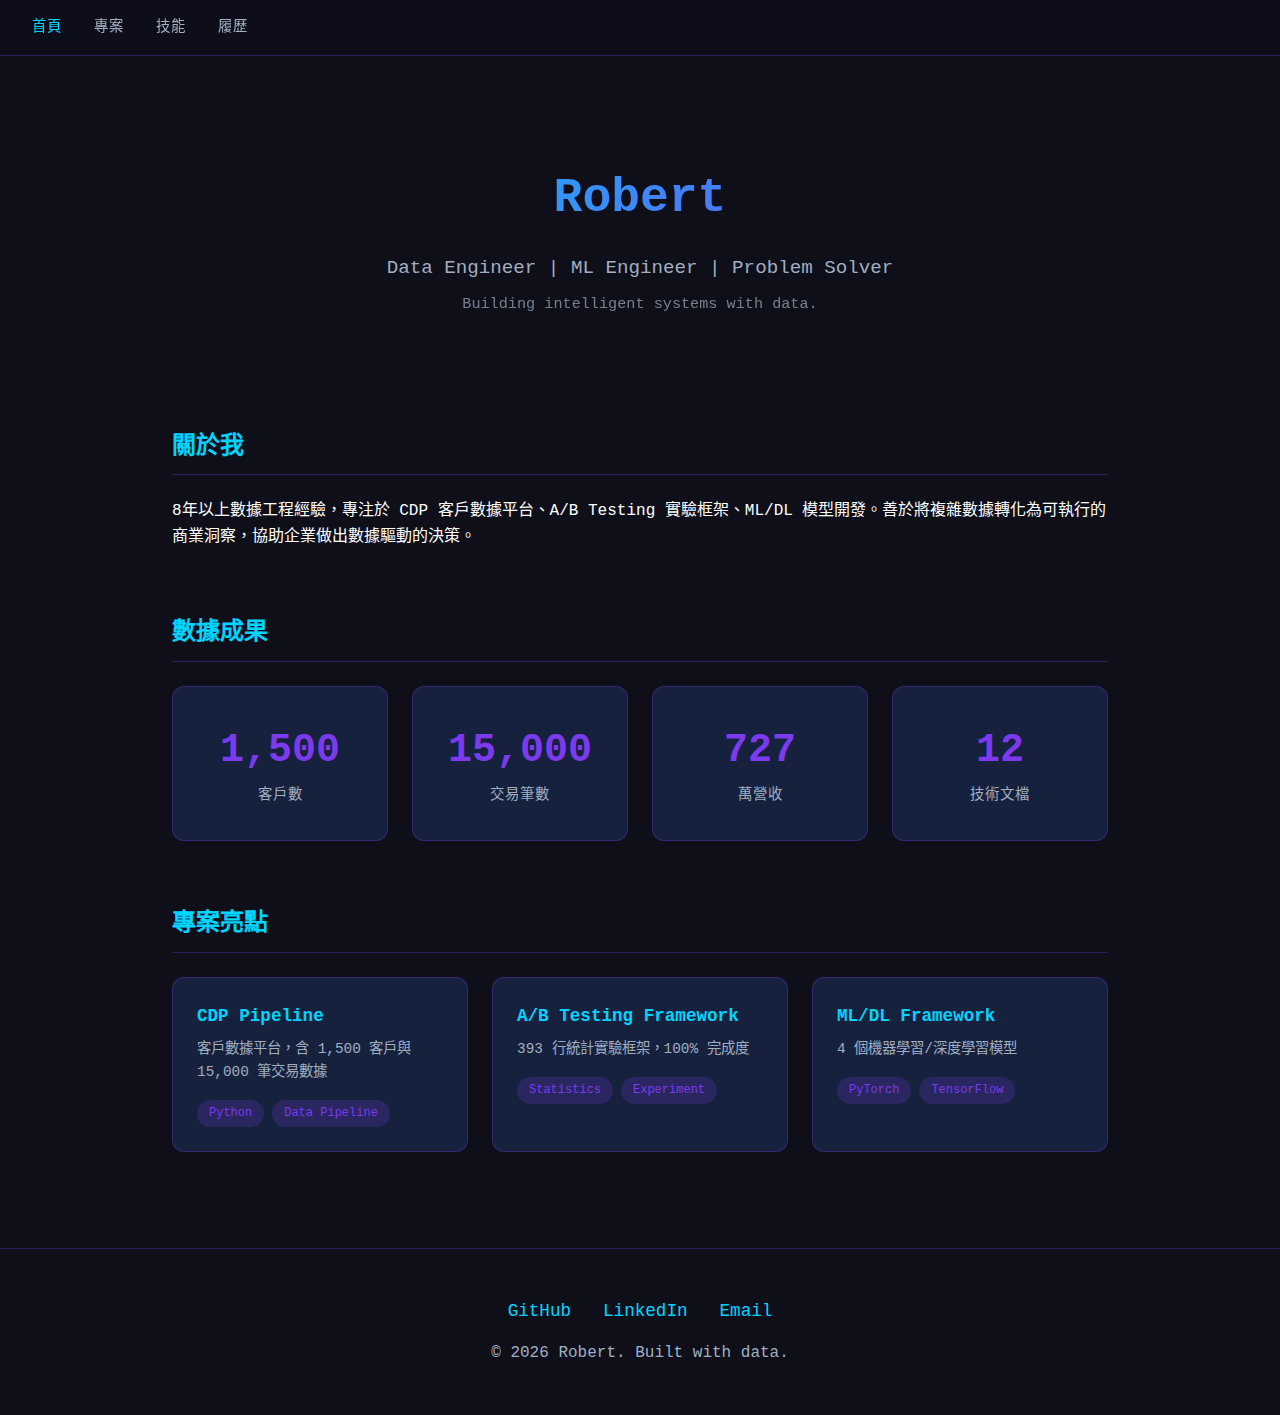
<file: index.html>
<!DOCTYPE html>
<html lang="zh-TW">
<head>
    <meta charset="UTF-8">
    <meta name="viewport" content="width=device-width, initial-scale=1.0">
    <title>Robert | Data Engineer</title>
    <link rel="stylesheet" href="css/style.css">
</head>
<body>
    <nav>
        <a href="index.html" class="active">首頁</a>
        <a href="projects.html">專案</a>
        <a href="skills.html">技能</a>
        <a href="resume.html">履歷</a>
    </nav>

    <div class="container">
        <header>
            <h1>Robert</h1>
            <p class="subtitle">Data Engineer | ML Engineer | Problem Solver</p>
            <p class="tagline">Building intelligent systems with data.</p>
        </header>

        <section id="about">
            <h2>關於我</h2>
            <p>8年以上數據工程經驗，專注於 CDP 客戶數據平台、A/B Testing 實驗框架、ML/DL 模型開發。善於將複雜數據轉化為可執行的商業洞察，協助企業做出數據驅動的決策。</p>
        </section>

        <section id="stats">
            <h2>數據成果</h2>
            <div class="stats-grid">
                <div class="stat-card">
                    <span class="number">1,500</span>
                    <span class="label">客戶數</span>
                </div>
                <div class="stat-card">
                    <span class="number">15,000</span>
                    <span class="label">交易筆數</span>
                </div>
                <div class="stat-card">
                    <span class="number">727</span>
                    <span class="label">萬營收</span>
                </div>
                <div class="stat-card">
                    <span class="number">12</span>
                    <span class="label">技術文檔</span>
                </div>
            </div>
        </section>

        <section id="highlight">
            <h2>專案亮點</h2>
            <div class="projects-grid">
                <div class="project-card">
                    <h3>CDP Pipeline</h3>
                    <p>客戶數據平台，含 1,500 客戶與 15,000 筆交易數據</p>
                    <div class="tags">
                        <span class="tag">Python</span>
                        <span class="tag">Data Pipeline</span>
                    </div>
                </div>
                <div class="project-card">
                    <h3>A/B Testing Framework</h3>
                    <p>393 行統計實驗框架，100% 完成度</p>
                    <div class="tags">
                        <span class="tag">Statistics</span>
                        <span class="tag">Experiment</span>
                    </div>
                </div>
                <div class="project-card">
                    <h3>ML/DL Framework</h3>
                    <p>4 個機器學習/深度學習模型</p>
                    <div class="tags">
                        <span class="tag">PyTorch</span>
                        <span class="tag">TensorFlow</span>
                    </div>
                </div>
            </div>
        </section>
    </div>

    <footer>
        <div class="social-links">
            <a href="https://github.com/anappleaday1984">GitHub</a>
            <a href="https://linkedin.com/in/yourid">LinkedIn</a>
            <a href="mailto:your@email.com">Email</a>
        </div>
        <p>&copy; 2026 Robert. Built with data.</p>
    </footer>
</body>
</html>
</file>
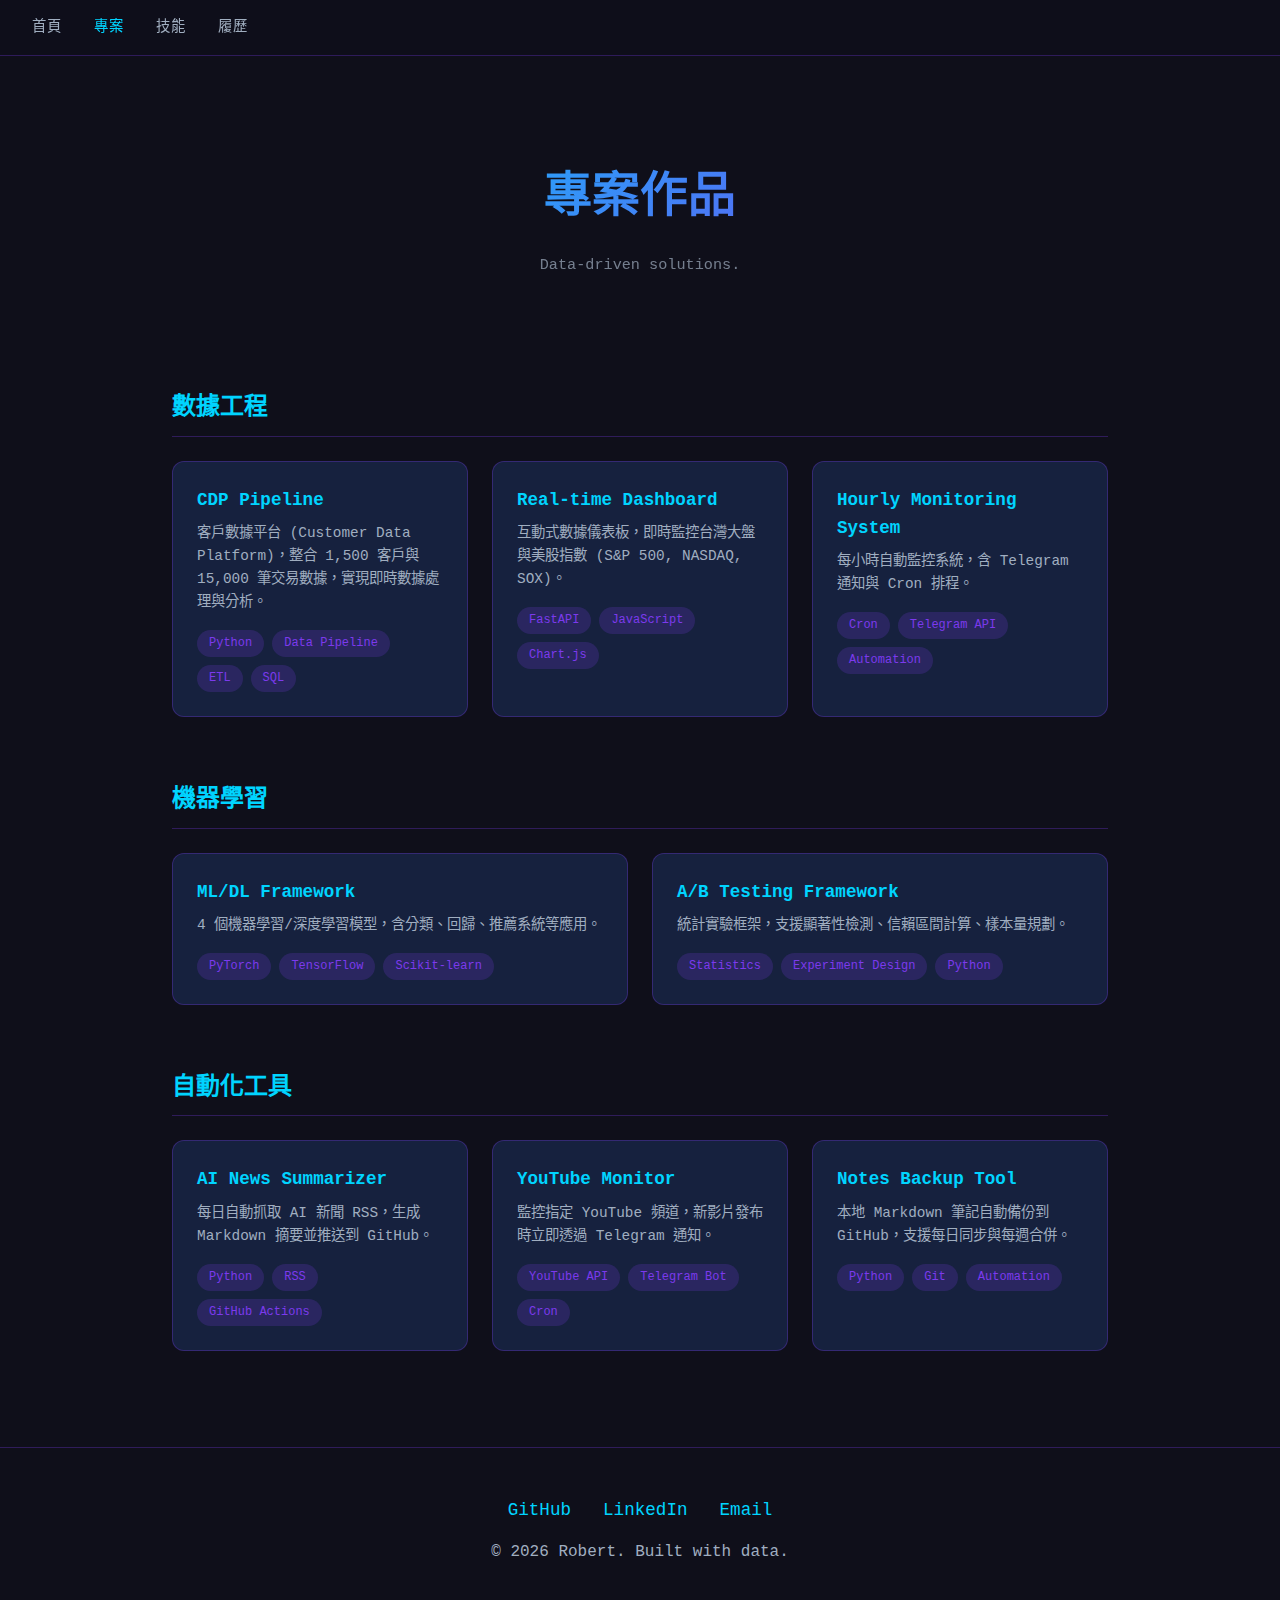
<file: projects.html>
<!DOCTYPE html>
<html lang="zh-TW">
<head>
    <meta charset="UTF-8">
    <meta name="viewport" content="width=device-width, initial-scale=1.0">
    <title>Projects | Robert</title>
    <link rel="stylesheet" href="css/style.css">
</head>
<body>
    <nav>
        <a href="index.html">首頁</a>
        <a href="projects.html" class="active">專案</a>
        <a href="skills.html">技能</a>
        <a href="resume.html">履歷</a>
    </nav>

    <div class="container">
        <header>
            <h1>專案作品</h1>
            <p class="tagline">Data-driven solutions.</p>
        </header>

        <section>
            <h2>數據工程</h2>
            <div class="projects-grid">
                <div class="project-card">
                    <h3>CDP Pipeline</h3>
                    <p>客戶數據平台 (Customer Data Platform)，整合 1,500 客戶與 15,000 筆交易數據，實現即時數據處理與分析。</p>
                    <div class="tags">
                        <span class="tag">Python</span>
                        <span class="tag">Data Pipeline</span>
                        <span class="tag">ETL</span>
                        <span class="tag">SQL</span>
                    </div>
                </div>
                <div class="project-card">
                    <h3>Real-time Dashboard</h3>
                    <p>互動式數據儀表板，即時監控台灣大盤與美股指數 (S&P 500, NASDAQ, SOX)。</p>
                    <div class="tags">
                        <span class="tag">FastAPI</span>
                        <span class="tag">JavaScript</span>
                        <span class="tag">Chart.js</span>
                    </div>
                </div>
                <div class="project-card">
                    <h3>Hourly Monitoring System</h3>
                    <p>每小時自動監控系統，含 Telegram 通知與 Cron 排程。</p>
                    <div class="tags">
                        <span class="tag">Cron</span>
                        <span class="tag">Telegram API</span>
                        <span class="tag">Automation</span>
                    </div>
                </div>
            </div>
        </section>

        <section>
            <h2>機器學習</h2>
            <div class="projects-grid">
                <div class="project-card">
                    <h3>ML/DL Framework</h3>
                    <p>4 個機器學習/深度學習模型，含分類、回歸、推薦系統等應用。</p>
                    <div class="tags">
                        <span class="tag">PyTorch</span>
                        <span class="tag">TensorFlow</span>
                        <span class="tag">Scikit-learn</span>
                    </div>
                </div>
                <div class="project-card">
                    <h3>A/B Testing Framework</h3>
                    <p>統計實驗框架，支援顯著性檢測、信賴區間計算、樣本量規劃。</p>
                    <div class="tags">
                        <span class="tag">Statistics</span>
                        <span class="tag">Experiment Design</span>
                        <span class="tag">Python</span>
                    </div>
                </div>
            </div>
        </section>

        <section>
            <h2>自動化工具</h2>
            <div class="projects-grid">
                <div class="project-card">
                    <h3>AI News Summarizer</h3>
                    <p>每日自動抓取 AI 新聞 RSS，生成 Markdown 摘要並推送到 GitHub。</p>
                    <div class="tags">
                        <span class="tag">Python</span>
                        <span class="tag">RSS</span>
                        <span class="tag">GitHub Actions</span>
                    </div>
                </div>
                <div class="project-card">
                    <h3>YouTube Monitor</h3>
                    <p>監控指定 YouTube 頻道，新影片發布時立即透過 Telegram 通知。</p>
                    <div class="tags">
                        <span class="tag">YouTube API</span>
                        <span class="tag">Telegram Bot</span>
                        <span class="tag">Cron</span>
                    </div>
                </div>
                <div class="project-card">
                    <h3>Notes Backup Tool</h3>
                    <p>本地 Markdown 筆記自動備份到 GitHub，支援每日同步與每週合併。</p>
                    <div class="tags">
                        <span class="tag">Python</span>
                        <span class="tag">Git</span>
                        <span class="tag">Automation</span>
                    </div>
                </div>
            </div>
        </section>
    </div>

    <footer>
        <div class="social-links">
            <a href="https://github.com/anappleaday1984">GitHub</a>
            <a href="https://linkedin.com/in/yourid">LinkedIn</a>
            <a href="mailto:your@email.com">Email</a>
        </div>
        <p>&copy; 2026 Robert. Built with data.</p>
    </footer>
</body>
</html>
</file>
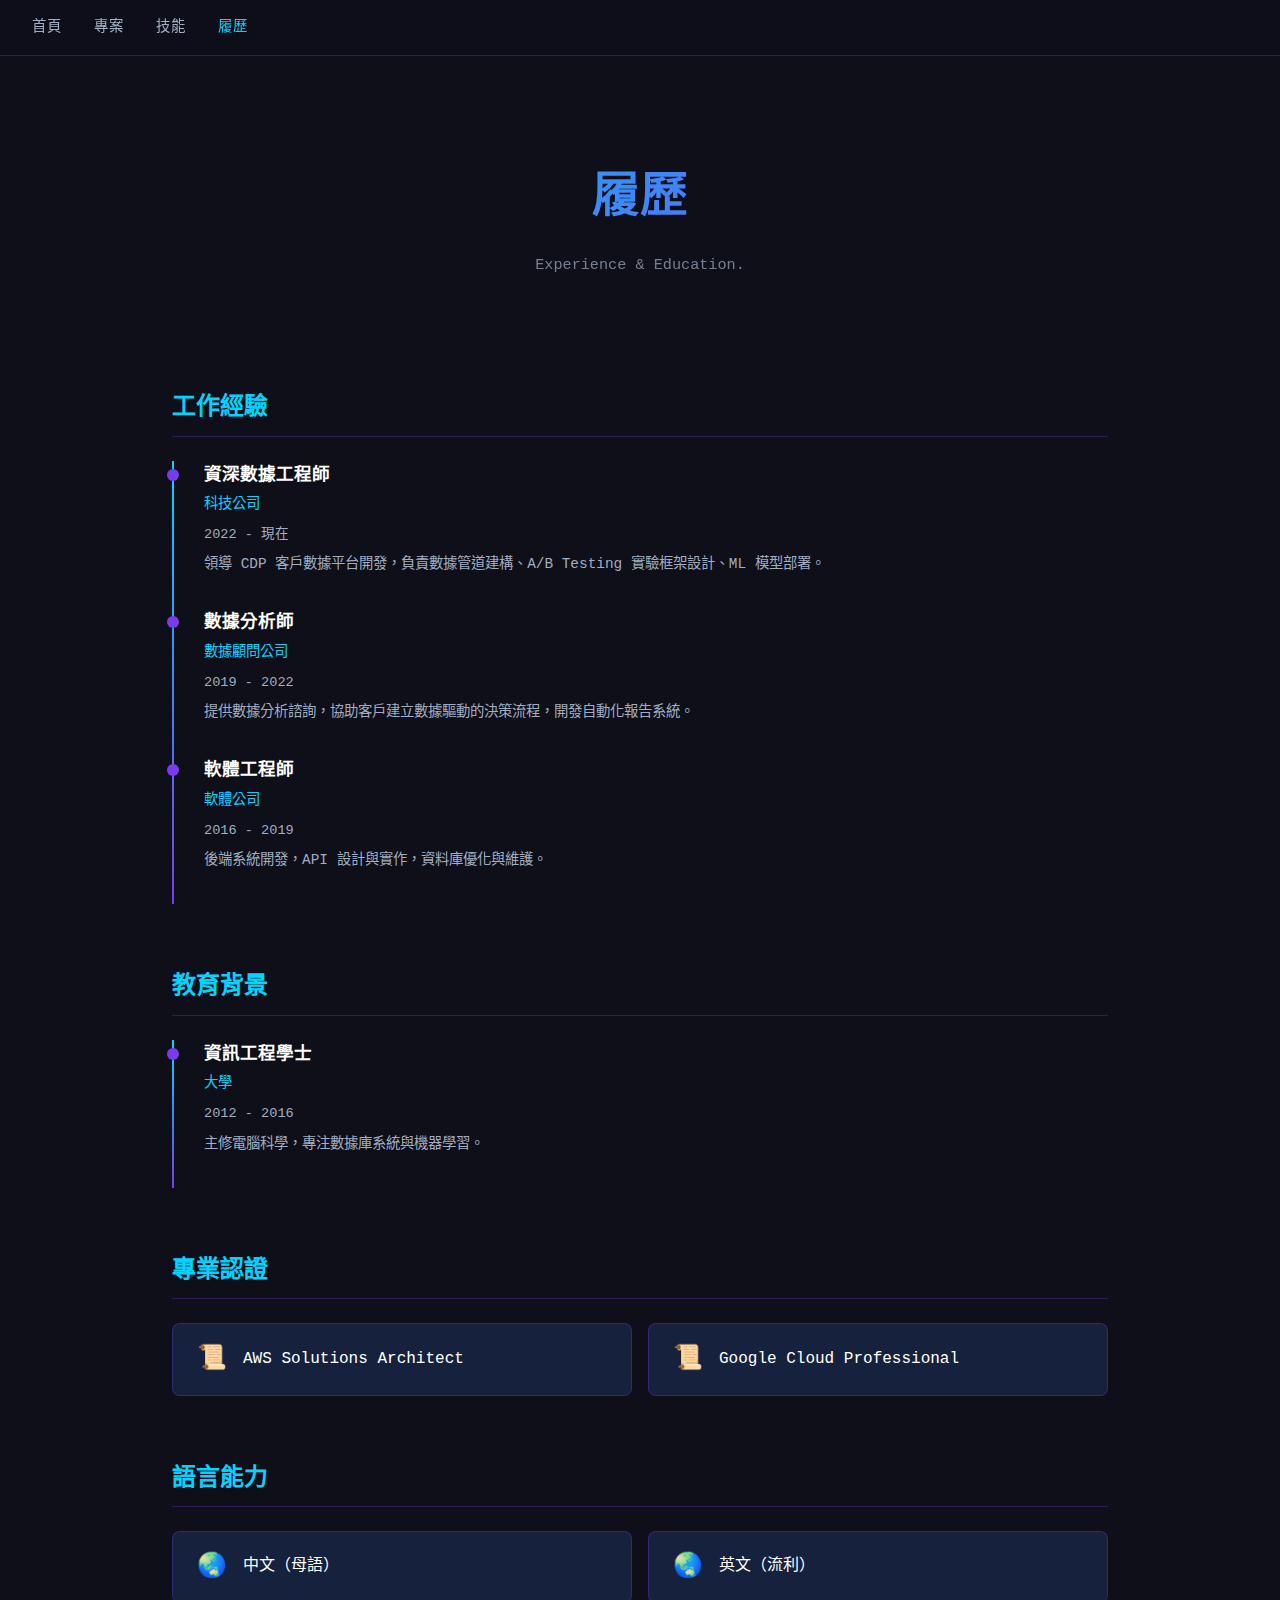
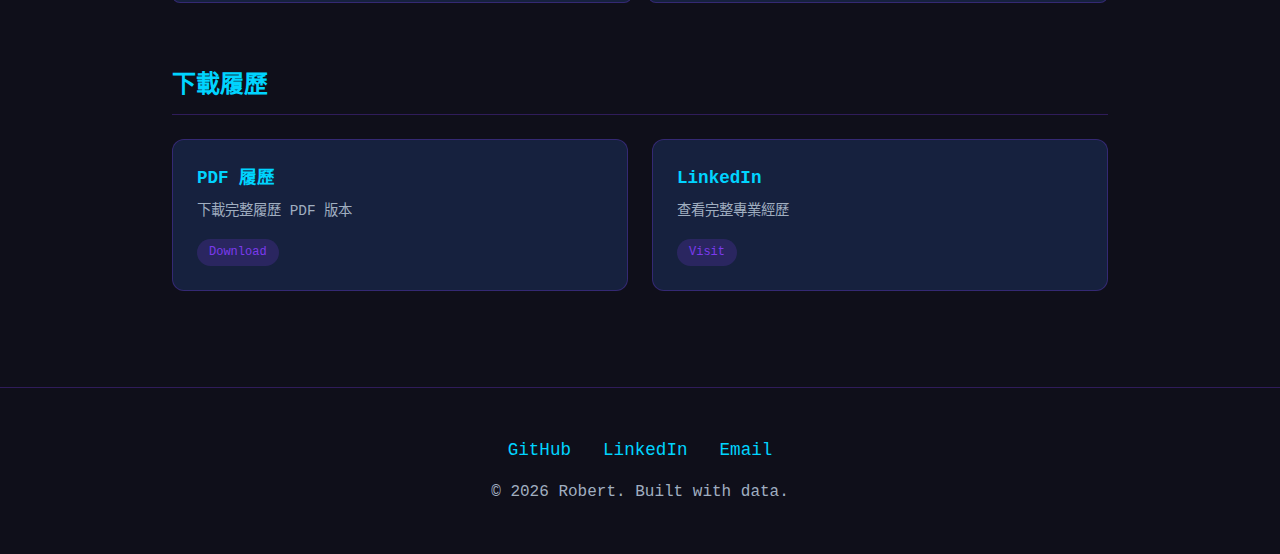
<file: resume.html>
<!DOCTYPE html>
<html lang="zh-TW">
<head>
    <meta charset="UTF-8">
    <meta name="viewport" content="width=device-width, initial-scale=1.0">
    <title>Resume | Robert</title>
    <link rel="stylesheet" href="css/style.css">
</head>
<body>
    <nav>
        <a href="index.html">首頁</a>
        <a href="projects.html">專案</a>
        <a href="skills.html">技能</a>
        <a href="resume.html" class="active">履歷</a>
    </nav>

    <div class="container">
        <header>
            <h1>履歷</h1>
            <p class="tagline">Experience & Education.</p>
        </header>

        <section>
            <h2>工作經驗</h2>
            <div class="timeline">
                <div class="timeline-item">
                    <h3>資深數據工程師</h3>
                    <p class="company">科技公司</p>
                    <p class="period">2022 - 現在</p>
                    <p>領導 CDP 客戶數據平台開發，負責數據管道建構、A/B Testing 實驗框架設計、ML 模型部署。</p>
                </div>
                <div class="timeline-item">
                    <h3>數據分析師</h3>
                    <p class="company">數據顧問公司</p>
                    <p class="period">2019 - 2022</p>
                    <p>提供數據分析諮詢，協助客戶建立數據驅動的決策流程，開發自動化報告系統。</p>
                </div>
                <div class="timeline-item">
                    <h3>軟體工程師</h3>
                    <p class="company">軟體公司</p>
                    <p class="period">2016 - 2019</p>
                    <p>後端系統開發，API 設計與實作，資料庫優化與維護。</p>
                </div>
            </div>
        </section>

        <section>
            <h2>教育背景</h2>
            <div class="timeline">
                <div class="timeline-item">
                    <h3>資訊工程學士</h3>
                    <p class="company">大學</p>
                    <p class="period">2012 - 2016</p>
                    <p>主修電腦科學，專注數據庫系統與機器學習。</p>
                </div>
            </div>
        </section>

        <section>
            <h2>專業認證</h2>
            <div class="skills-grid">
                <div class="skill-item">
                    <span class="icon">📜</span>
                    <span class="name">AWS Solutions Architect</span>
                </div>
                <div class="skill-item">
                    <span class="icon">📜</span>
                    <span class="name">Google Cloud Professional</span>
                </div>
            </div>
        </section>

        <section>
            <h2>語言能力</h2>
            <div class="skills-grid">
                <div class="skill-item">
                    <span class="icon">🌏</span>
                    <span class="name">中文（母語）</span>
                </div>
                <div class="skill-item">
                    <span class="icon">🌏</span>
                    <span class="name">英文（流利）</span>
                </div>
            </div>
        </section>

        <section>
            <h2>下載履歷</h2>
            <div class="projects-grid">
                <div class="project-card">
                    <h3>PDF 履歷</h3>
                    <p>下載完整履歷 PDF 版本</p>
                    <div class="tags">
                        <a href="resume.pdf" class="tag">Download</a>
                    </div>
                </div>
                <div class="project-card">
                    <h3>LinkedIn</h3>
                    <p>查看完整專業經歷</p>
                    <div class="tags">
                        <a href="https://linkedin.com/in/yourid" class="tag">Visit</a>
                    </div>
                </div>
            </div>
        </section>
    </div>

    <footer>
        <div class="social-links">
            <a href="https://github.com/anappleaday1984">GitHub</a>
            <a href="https://linkedin.com/in/yourid">LinkedIn</a>
            <a href="mailto:your@email.com">Email</a>
        </div>
        <p>&copy; 2026 Robert. Built with data.</p>
    </footer>
</body>
</html>
</file>
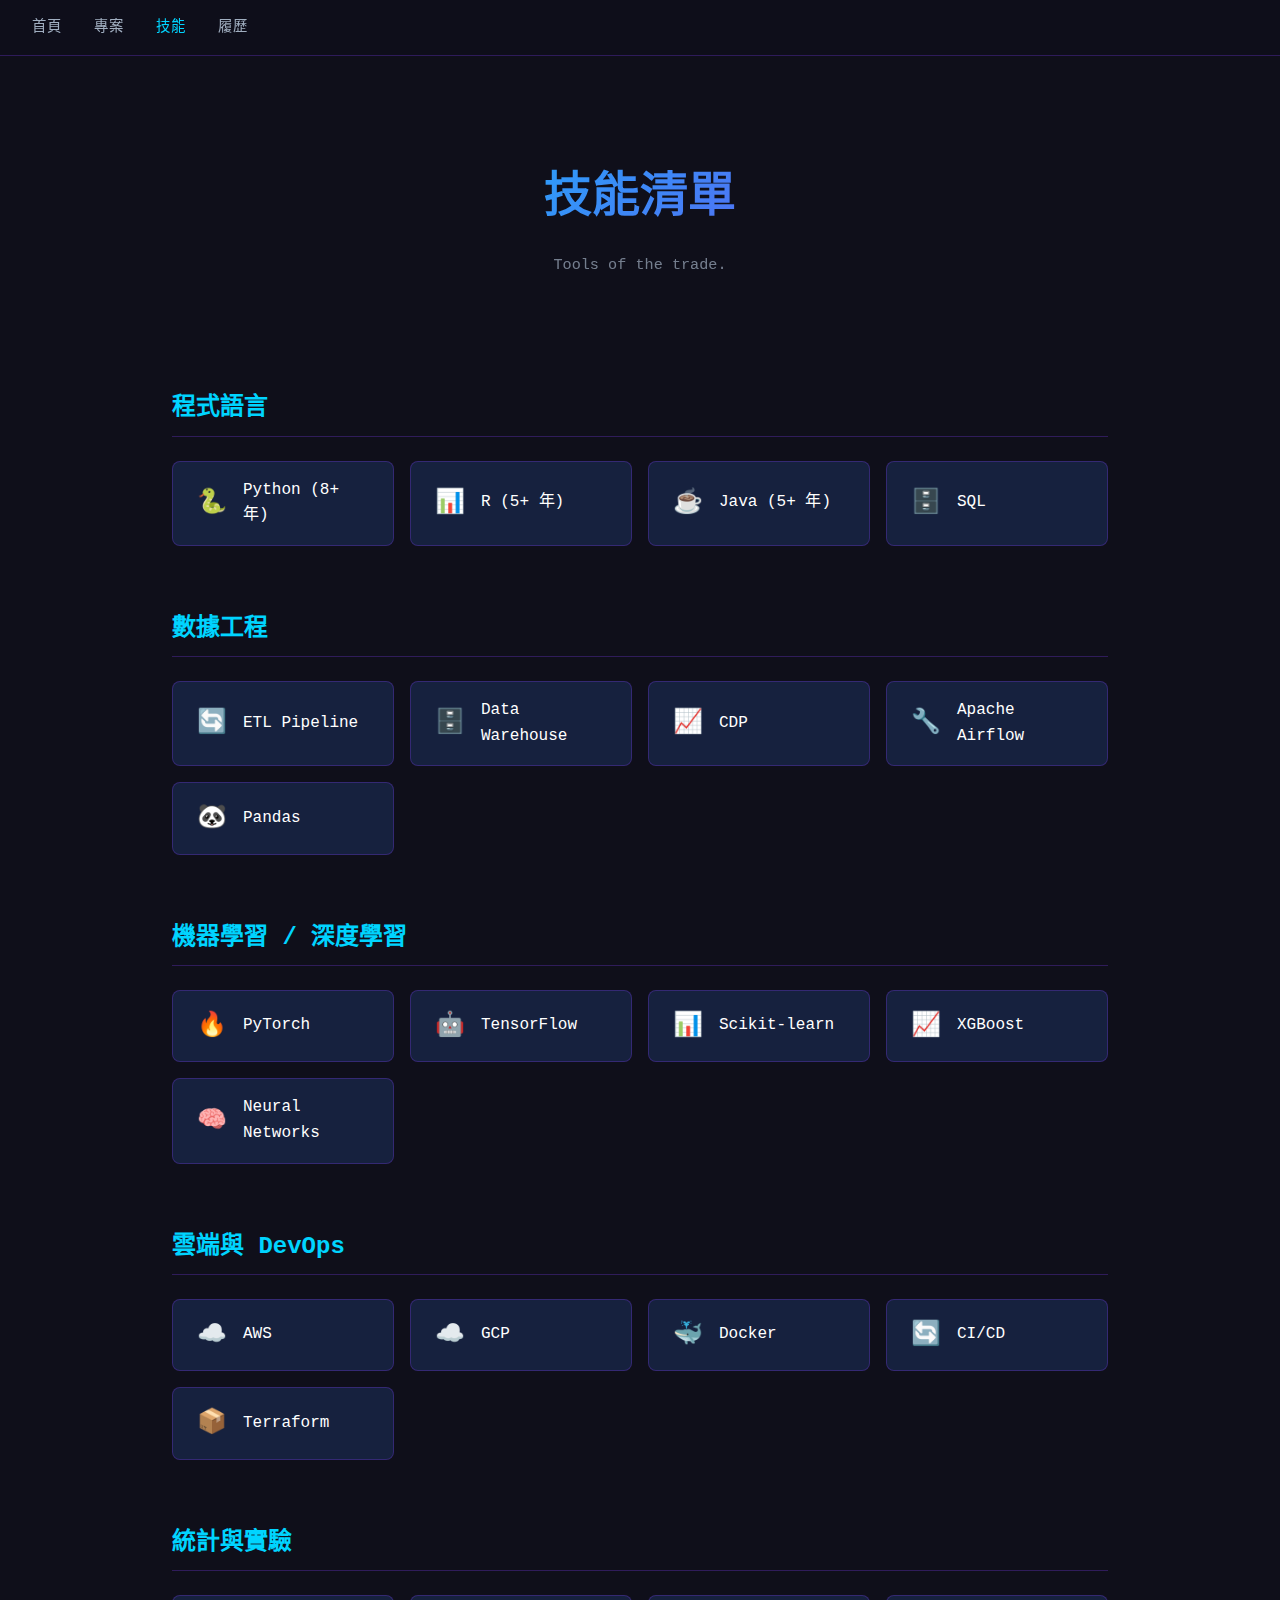
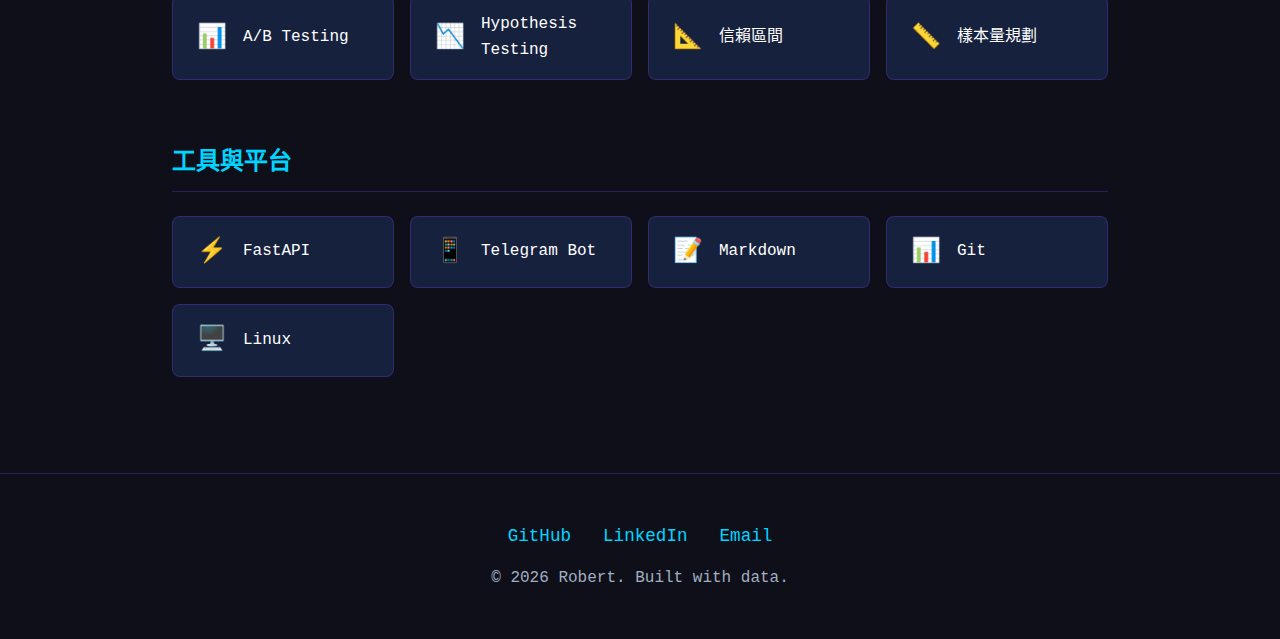
<file: skills.html>
<!DOCTYPE html>
<html lang="zh-TW">
<head>
    <meta charset="UTF-8">
    <meta name="viewport" content="width=device-width, initial-scale=1.0">
    <title>Skills | Robert</title>
    <link rel="stylesheet" href="css/style.css">
</head>
<body>
    <nav>
        <a href="index.html">首頁</a>
        <a href="projects.html">專案</a>
        <a href="skills.html" class="active">技能</a>
        <a href="resume.html">履歷</a>
    </nav>

    <div class="container">
        <header>
            <h1>技能清單</h1>
            <p class="tagline">Tools of the trade.</p>
        </header>

        <section>
            <h2>程式語言</h2>
            <div class="skills-grid">
                <div class="skill-item">
                    <span class="icon">🐍</span>
                    <span class="name">Python (8+ 年)</span>
                </div>
                <div class="skill-item">
                    <span class="icon">📊</span>
                    <span class="name">R (5+ 年)</span>
                </div>
                <div class="skill-item">
                    <span class="icon">☕</span>
                    <span class="name">Java (5+ 年)</span>
                </div>
                <div class="skill-item">
                    <span class="icon">🗄️</span>
                    <span class="name">SQL</span>
                </div>
            </div>
        </section>

        <section>
            <h2>數據工程</h2>
            <div class="skills-grid">
                <div class="skill-item">
                    <span class="icon">🔄</span>
                    <span class="name">ETL Pipeline</span>
                </div>
                <div class="skill-item">
                    <span class="icon">🗄️</span>
                    <span class="name">Data Warehouse</span>
                </div>
                <div class="skill-item">
                    <span class="icon">📈</span>
                    <span class="name">CDP</span>
                </div>
                <div class="skill-item">
                    <span class="icon">🔧</span>
                    <span class="name">Apache Airflow</span>
                </div>
                <div class="skill-item">
                    <span class="icon">🐼</span>
                    <span class="name">Pandas</span>
                </div>
            </div>
        </section>

        <section>
            <h2>機器學習 / 深度學習</h2>
            <div class="skills-grid">
                <div class="skill-item">
                    <span class="icon">🔥</span>
                    <span class="name">PyTorch</span>
                </div>
                <div class="skill-item">
                    <span class="icon">🤖</span>
                    <span class="name">TensorFlow</span>
                </div>
                <div class="skill-item">
                    <span class="icon">📊</span>
                    <span class="name">Scikit-learn</span>
                </div>
                <div class="skill-item">
                    <span class="icon">📈</span>
                    <span class="name">XGBoost</span>
                </div>
                <div class="skill-item">
                    <span class="icon">🧠</span>
                    <span class="name">Neural Networks</span>
                </div>
            </div>
        </section>

        <section>
            <h2>雲端與 DevOps</h2>
            <div class="skills-grid">
                <div class="skill-item">
                    <span class="icon">☁️</span>
                    <span class="name">AWS</span>
                </div>
                <div class="skill-item">
                    <span class="icon">☁️</span>
                    <span class="name">GCP</span>
                </div>
                <div class="skill-item">
                    <span class="icon">🐳</span>
                    <span class="name">Docker</span>
                </div>
                <div class="skill-item">
                    <span class="icon">🔄</span>
                    <span class="name">CI/CD</span>
                </div>
                <div class="skill-item">
                    <span class="icon">📦</span>
                    <span class="name">Terraform</span>
                </div>
            </div>
        </section>

        <section>
            <h2>統計與實驗</h2>
            <div class="skills-grid">
                <div class="skill-item">
                    <span class="icon">📊</span>
                    <span class="name">A/B Testing</span>
                </div>
                <div class="skill-item">
                    <span class="icon">📉</span>
                    <span class="name">Hypothesis Testing</span>
                </div>
                <div class="skill-item">
                    <span class="icon">📐</span>
                    <span class="name">信賴區間</span>
                </div>
                <div class="skill-item">
                    <span class="icon">📏</span>
                    <span class="name">樣本量規劃</span>
                </div>
            </div>
        </section>

        <section>
            <h2>工具與平台</h2>
            <div class="skills-grid">
                <div class="skill-item">
                    <span class="icon">⚡</span>
                    <span class="name">FastAPI</span>
                </div>
                <div class="skill-item">
                    <span class="icon">📱</span>
                    <span class="name">Telegram Bot</span>
                </div>
                <div class="skill-item">
                    <span class="icon">📝</span>
                    <span class="name">Markdown</span>
                </div>
                <div class="skill-item">
                    <span class="icon">📊</span>
                    <span class="name">Git</span>
                </div>
                <div class="skill-item">
                    <span class="icon">🖥️</span>
                    <span class="name">Linux</span>
                </div>
            </div>
        </section>
    </div>

    <footer>
        <div class="social-links">
            <a href="https://github.com/anappleaday1984">GitHub</a>
            <a href="https://linkedin.com/in/yourid">LinkedIn</a>
            <a href="mailto:your@email.com">Email</a>
        </div>
        <p>&copy; 2026 Robert. Built with data.</p>
    </footer>
</body>
</html>
</file>
<file: css/style.css>
/* 簡約科技風格 v1.0 */

:root {
    --bg-primary: #0f0f1a;
    --bg-secondary: #1a1a2e;
    --bg-card: #16213e;
    --accent-purple: #7c3aed;
    --accent-cyan: #00d4ff;
    --text-primary: #ffffff;
    --text-secondary: #a0aec0;
    --border-color: rgba(124, 58, 237, 0.3);
}

* {
    margin: 0;
    padding: 0;
    box-sizing: border-box;
}

body {
    font-family: 'SF Mono', 'Fira Code', 'Consolas', monospace;
    background: var(--bg-primary);
    color: var(--text-primary);
    line-height: 1.6;
}

a {
    color: var(--accent-cyan);
    text-decoration: none;
    transition: color 0.3s ease;
}

a:hover {
    color: var(--accent-purple);
}

/* Navigation */
nav {
    position: fixed;
    top: 0;
    left: 0;
    right: 0;
    background: rgba(15, 15, 26, 0.95);
    backdrop-filter: blur(10px);
    padding: 1rem 2rem;
    display: flex;
    gap: 2rem;
    border-bottom: 1px solid var(--border-color);
    z-index: 1000;
}

nav a {
    color: var(--text-secondary);
    font-size: 0.9rem;
    text-transform: uppercase;
    letter-spacing: 1px;
}

nav a:hover, nav a.active {
    color: var(--accent-cyan);
}

/* Container */
.container {
    max-width: 1000px;
    margin: 0 auto;
    padding: 6rem 2rem 2rem;
}

/* Header */
header {
    text-align: center;
    padding: 4rem 0;
    margin-bottom: 3rem;
}

header h1 {
    font-size: 3rem;
    background: linear-gradient(135deg, var(--accent-cyan), var(--accent-purple));
    -webkit-background-clip: text;
    -webkit-text-fill-color: transparent;
    background-clip: text;
    margin-bottom: 1rem;
}

header .subtitle {
    color: var(--text-secondary);
    font-size: 1.2rem;
    margin-bottom: 0.5rem;
}

header .tagline {
    color: var(--text-secondary);
    opacity: 0.7;
    font-size: 0.95rem;
}

/* Sections */
section {
    margin-bottom: 4rem;
}

section h2 {
    font-size: 1.5rem;
    color: var(--accent-cyan);
    margin-bottom: 1.5rem;
    padding-bottom: 0.5rem;
    border-bottom: 1px solid var(--border-color);
}

/* Stats Grid */
.stats-grid {
    display: grid;
    grid-template-columns: repeat(auto-fit, minmax(200px, 1fr));
    gap: 1.5rem;
}

.stat-card {
    background: var(--bg-card);
    border: 1px solid var(--border-color);
    border-radius: 12px;
    padding: 2rem;
    text-align: center;
    transition: transform 0.3s ease, box-shadow 0.3s ease;
}

.stat-card:hover {
    transform: translateY(-5px);
    box-shadow: 0 10px 40px rgba(124, 58, 237, 0.2);
}

.stat-card .number {
    display: block;
    font-size: 2.5rem;
    font-weight: bold;
    color: var(--accent-purple);
}

.stat-card .label {
    color: var(--text-secondary);
    font-size: 0.9rem;
    text-transform: uppercase;
    letter-spacing: 1px;
}

/* Projects Grid */
.projects-grid {
    display: grid;
    grid-template-columns: repeat(auto-fit, minmax(280px, 1fr));
    gap: 1.5rem;
}

.project-card {
    background: var(--bg-card);
    border: 1px solid var(--border-color);
    border-radius: 12px;
    padding: 1.5rem;
    transition: transform 0.3s ease, box-shadow 0.3s ease;
}

.project-card:hover {
    transform: translateY(-5px);
    box-shadow: 0 10px 40px rgba(124, 58, 237, 0.2);
}

.project-card h3 {
    color: var(--accent-cyan);
    margin-bottom: 0.5rem;
    font-size: 1.1rem;
}

.project-card p {
    color: var(--text-secondary);
    font-size: 0.9rem;
    margin-bottom: 1rem;
}

.project-card .tags {
    display: flex;
    gap: 0.5rem;
    flex-wrap: wrap;
}

.project-card .tag {
    background: rgba(124, 58, 237, 0.2);
    color: var(--accent-purple);
    padding: 0.25rem 0.75rem;
    border-radius: 20px;
    font-size: 0.75rem;
}

/* Skills */
.skills-grid {
    display: grid;
    grid-template-columns: repeat(auto-fit, minmax(200px, 1fr));
    gap: 1rem;
}

.skill-item {
    background: var(--bg-card);
    border: 1px solid var(--border-color);
    border-radius: 8px;
    padding: 1rem 1.5rem;
    display: flex;
    align-items: center;
    gap: 1rem;
}

.skill-item .icon {
    font-size: 1.5rem;
}

.skill-item .name {
    color: var(--text-primary);
    font-weight: 500;
}

/* Footer */
footer {
    text-align: center;
    padding: 3rem 0;
    border-top: 1px solid var(--border-color);
    color: var(--text-secondary);
}

footer .social-links {
    display: flex;
    justify-content: center;
    gap: 2rem;
    margin-bottom: 1rem;
}

footer .social-links a {
    font-size: 1.1rem;
}

/* Responsive */
@media (max-width: 768px) {
    nav {
        padding: 1rem;
        gap: 1rem;
    }
    
    header h1 {
        font-size: 2rem;
    }
    
    .container {
        padding: 5rem 1rem 1rem;
    }
}

/* Timeline */
.timeline {
    position: relative;
    padding-left: 2rem;
}

.timeline::before {
    content: '';
    position: absolute;
    left: 0;
    top: 0;
    bottom: 0;
    width: 2px;
    background: linear-gradient(to bottom, var(--accent-cyan), var(--accent-purple));
}

.timeline-item {
    position: relative;
    padding-bottom: 2rem;
}

.timeline-item::before {
    content: '';
    position: absolute;
    left: -2rem;
    top: 0.5rem;
    width: 12px;
    height: 12px;
    background: var(--accent-purple);
    border-radius: 50%;
    transform: translateX(-5px);
}

.timeline-item h3 {
    color: var(--text-primary);
    font-size: 1.1rem;
    margin-bottom: 0.25rem;
}

.timeline-item .company {
    color: var(--accent-cyan);
    font-size: 0.9rem;
    margin-bottom: 0.5rem;
}

.timeline-item .period {
    color: var(--text-secondary);
    font-size: 0.85rem;
    margin-bottom: 0.5rem;
}

.timeline-item p {
    color: var(--text-secondary);
    font-size: 0.9rem;
}
</file>
